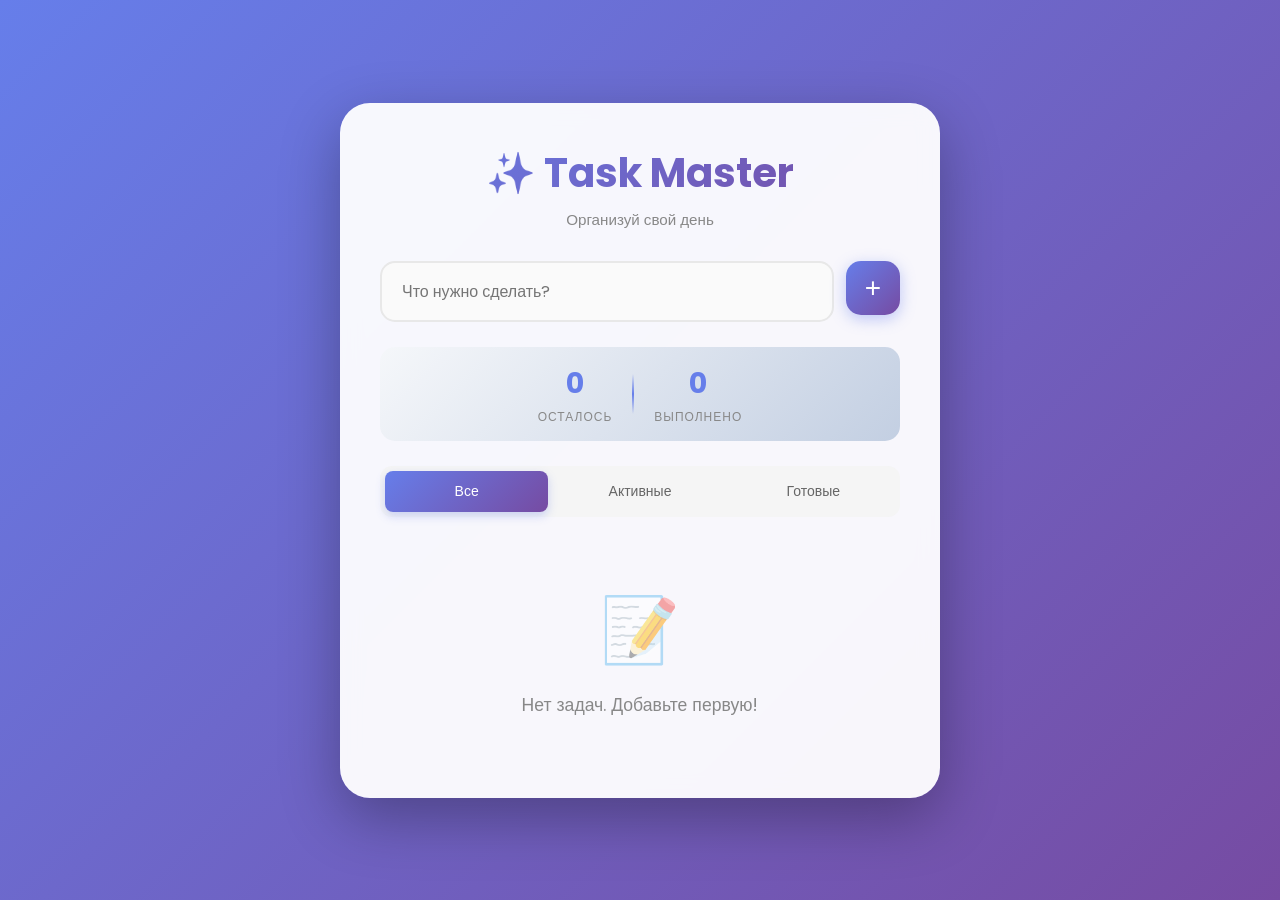
<file: task3/index.html>
<!DOCTYPE html>
<html lang="ru">
<head>
    <meta charset="UTF-8">
    <meta name="viewport" content="width=device-width, initial-scale=1.0">
    <title>Task Master</title>
    <link rel="stylesheet" href="style.css">
    <link href="https://fonts.googleapis.com/css2?family=Poppins:wght@300;400;600;700&display=swap" rel="stylesheet">
</head>
<body>
    <div class="container">
        <div class="header">
            <h1>✨ Task Master</h1>
            <p class="subtitle">Организуй свой день</p>
        </div>
        
        <div class="input-wrapper">
            <input type="text" id="taskInput" placeholder="Что нужно сделать?">
            <button id="addButton">
                <span>+</span>
            </button>
        </div>
        
        <div class="stats">
            <div class="stat-item">
                <span class="stat-number" id="remainingCount">0</span>
                <span class="stat-label">осталось</span>
            </div>
            <div class="stat-divider"></div>
            <div class="stat-item">
                <span class="stat-number" id="completedCount">0</span>
                <span class="stat-label">выполнено</span>
            </div>
        </div>
        
        <div class="filters">
            <button class="filter-btn active" data-filter="all">Все</button>
            <button class="filter-btn" data-filter="active">Активные</button>
            <button class="filter-btn" data-filter="completed">Готовые</button>
        </div>
        
        <ul id="taskList" class="task-list"></ul>
        
        <div class="empty-state" id="emptyState">
            <div class="empty-icon">📝</div>
            <p>Нет задач. Добавьте первую!</p>
        </div>
    </div>
    
    <script src="script.js" defer></script>
</body>
</html>
</file>
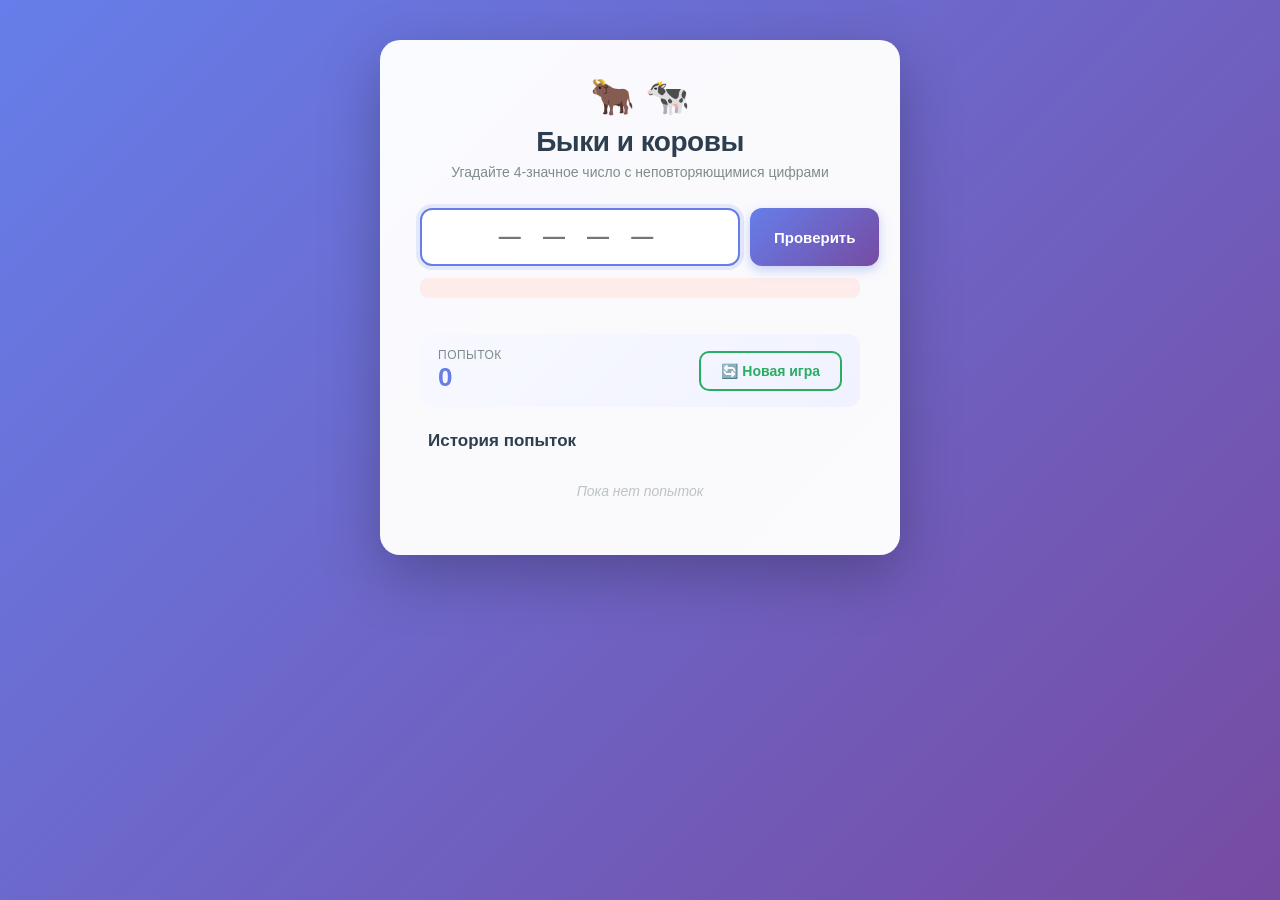
<file: task4/index.html>
<!DOCTYPE html>
<html lang="ru">
<head>
    <meta charset="UTF-8">
    <meta name="viewport" content="width=device-width, initial-scale=1.0">
    <title>Быки и коровы</title>
    <link rel="stylesheet" href="style.css">
</head>
<body>
    <div class="container">
        <div class="header">
            <div class="emoji-row">🐂 🐄</div>
            <h1>Быки и коровы</h1>
            <p class="subtitle">Угадайте 4-значное число с неповторяющимися цифрами</p>
        </div>

        <div class="game-area">
            <input type="text" id="guessInput" maxlength="4" placeholder="— — — —" autocomplete="off">
            <button id="checkBtn">Проверить</button>
        </div>

        <p id="error" class="error"></p>
        <p id="message" class="message"></p>

        <div class="stats">
            <div class="stat-box">
                <span class="stat-label">Попыток</span>
                <span class="stat-value" id="attemptCount">0</span>
            </div>
            <button id="newGameBtn" class="new-game-btn">🔄 Новая игра</button>
        </div>

        <div class="history-section">
            <h2>История попыток</h2>
            <ul id="historyList"></ul>
            <p id="emptyHistory" class="empty-history">Пока нет попыток</p>
        </div>
    </div>

    <script src="script.js"></script>
</body>
</html>
</file>
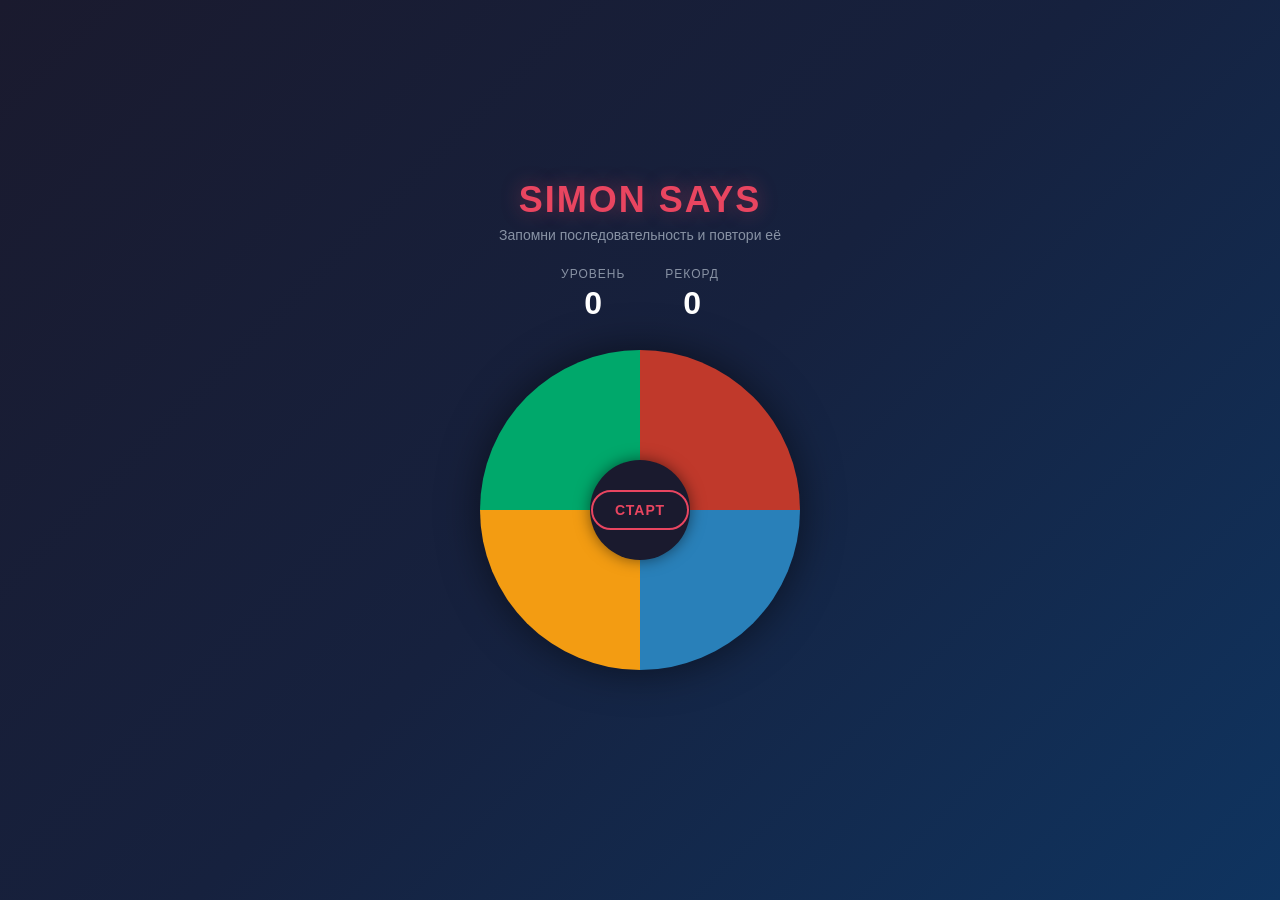
<file: task5/index.html>
<!DOCTYPE html>
<html lang="ru">
<head>
    <meta charset="UTF-8">
    <meta name="viewport" content="width=device-width, initial-scale=1.0">
    <title>Simon Says</title>
    <link rel="stylesheet" href="style.css">
</head>
<body>
    <div class="container">
        <div class="header">
            <h1>Simon Says</h1>
            <p class="subtitle">Запомни последовательность и повтори её</p>
        </div>

        <div class="info-bar">
            <div class="info-item">
                <span class="info-label">Уровень</span>
                <span class="info-value" id="levelDisplay">0</span>
            </div>
            <div class="info-item">
                <span class="info-label">Рекорд</span>
                <span class="info-value" id="bestDisplay">0</span>
            </div>
        </div>

        <div class="board" id="board">
            <div class="btn-sector" data-index="0" id="btn0">
                <div class="sector-inner green"></div>
            </div>
            <div class="btn-sector" data-index="1" id="btn1">
                <div class="sector-inner red"></div>
            </div>
            <div class="btn-sector" data-index="2" id="btn2">
                <div class="sector-inner yellow"></div>
            </div>
            <div class="btn-sector" data-index="3" id="btn3">
                <div class="sector-inner blue"></div>
            </div>
            <div class="center-circle">
                <button id="startBtn">Старт</button>
            </div>
        </div>

        <p id="message" class="message"></p>
    </div>

    <script src="script.js"></script>
</body>
</html>
</file>
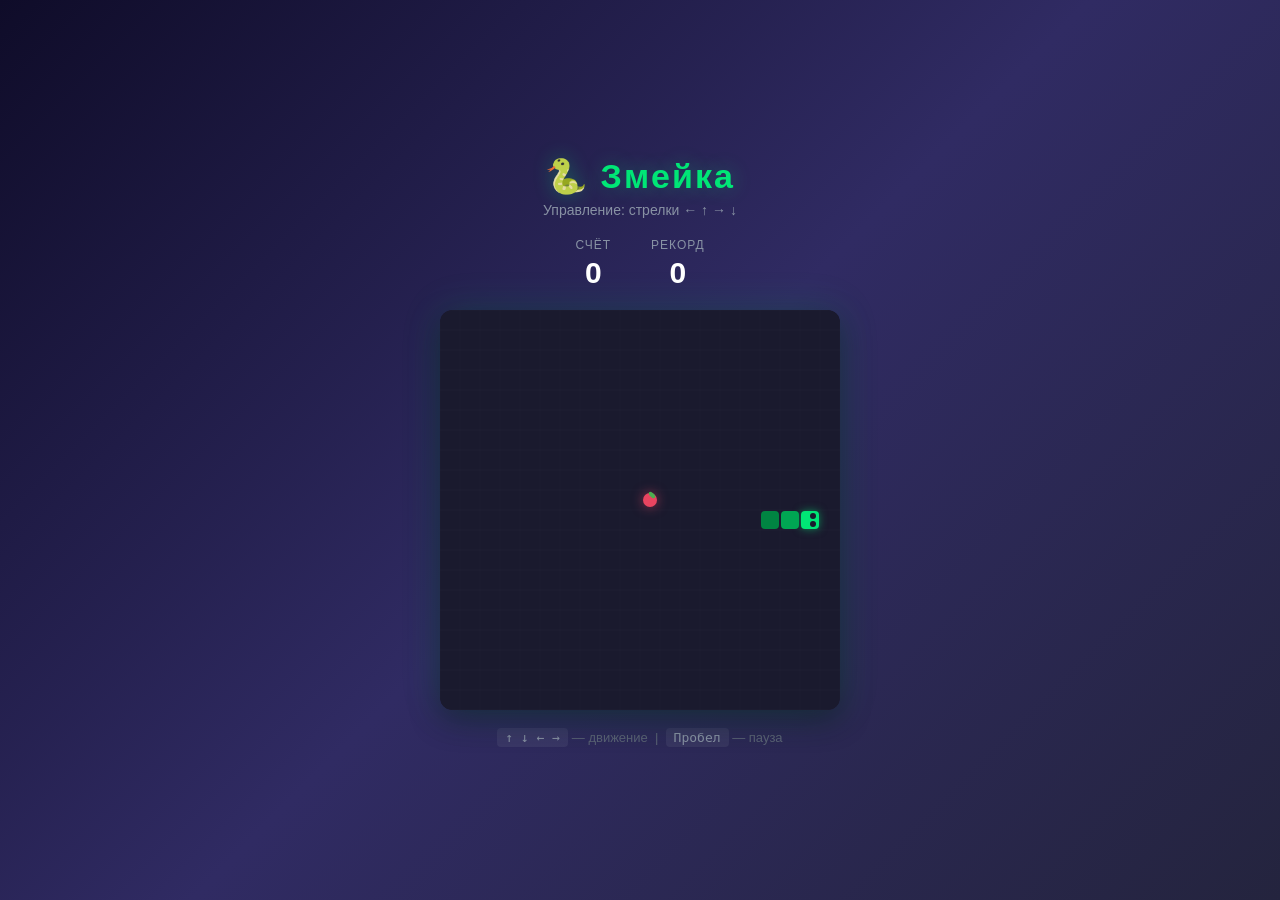
<file: task6/index.html>
<!DOCTYPE html>
<html lang="ru">
<head>
    <meta charset="UTF-8">
    <meta name="viewport" content="width=device-width, initial-scale=1.0">
    <title>Змейка</title>
    <link rel="stylesheet" href="style.css">
</head>
<body>
    <div class="container">
        <div class="header">
            <h1>🐍 Змейка</h1>
            <p class="subtitle">Управление: стрелки ← ↑ → ↓</p>
        </div>

        <div class="info-bar">
            <div class="info-item">
                <span class="info-label">Счёт</span>
                <span class="info-value" id="scoreDisplay">0</span>
            </div>
            <div class="info-item">
                <span class="info-label">Рекорд</span>
                <span class="info-value" id="bestDisplay">0</span>
            </div>
        </div>

        <div class="canvas-wrapper">
            <canvas id="gameCanvas" width="400" height="400"></canvas>
            <div id="overlay" class="overlay hidden">
                <div class="overlay-content">
                    <h2 id="overlayTitle">Игра окончена</h2>
                    <p id="overlayScore">Счёт: 0</p>
                    <button id="restartBtn">Начать заново</button>
                </div>
            </div>
        </div>

        <div class="controls-hint">
            <span>↑ ↓ ← →</span> — движение &nbsp;|&nbsp; <span>Пробел</span> — пауза
        </div>
    </div>

    <script src="script.js"></script>
</body>
</html>
</file>
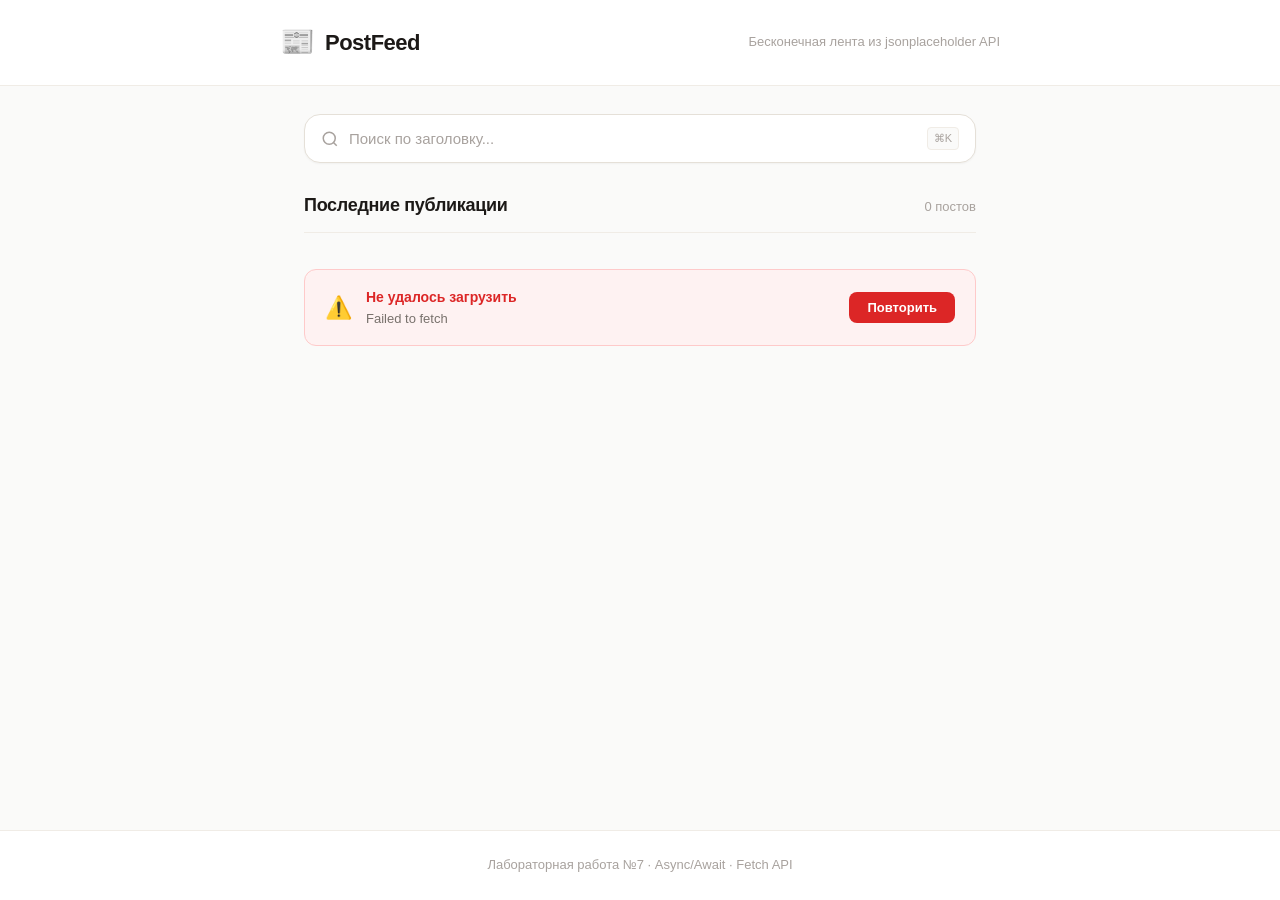
<file: task7/index.html>
<!DOCTYPE html>
<html lang="ru">
<head>
    <meta charset="UTF-8">
    <meta name="viewport" content="width=device-width, initial-scale=1.0">
    <title>Лента постов</title>
    <link rel="stylesheet" href="style.css">
</head>
<body>
    <div class="page">
        <header class="top-header">
            <div class="header-inner">
                <div class="logo">
                    <span class="logo-icon">📰</span>
                    <span class="logo-text">PostFeed</span>
                </div>
                <p class="header-subtitle">Бесконечная лента из jsonplaceholder API</p>
            </div>
        </header>

        <main class="main">
            <div class="search-wrapper">
                <div class="search-box">
                    <svg class="search-icon" viewBox="0 0 24 24" fill="none" stroke="currentColor" stroke-width="2">
                        <circle cx="11" cy="11" r="8"></circle>
                        <path d="m21 21-4.35-4.35"></path>
                    </svg>
                    <input type="text" id="searchInput" placeholder="Поиск по заголовку...">
                    <kbd class="shortcut">⌘K</kbd>
                </div>
            </div>

            <div class="feed-header">
                <h2 class="feed-title">Последние публикации</h2>
                <span class="post-count" id="postCount">0 постов</span>
            </div>

            <div class="posts-container" id="postsContainer"></div>

            <div id="loader" class="loader hidden">
                <div class="spinner"></div>
                <span>Загружаем посты...</span>
            </div>

            <div id="endMessage" class="end-message hidden">
                <div class="end-icon">🎉</div>
                <p>Вы дочитали до конца!</p>
                <span class="end-sub">Больше постов нет</span>
            </div>

            <div id="errorMessage" class="error-message hidden">
                <div class="error-content">
                    <span class="error-icon">⚠️</span>
                    <div class="error-details">
                        <strong>Не удалось загрузить</strong>
                        <span id="errorText">Проверьте подключение к интернету</span>
                    </div>
                    <button id="retryBtn">Повторить</button>
                </div>
            </div>
        </main>

        <footer class="footer">
            <p>Лабораторная работа №7 · Async/Await · Fetch API</p>
        </footer>
    </div>

    <script src="script.js"></script>
</body>
</html>
</file>
<file: task3/style.css>
* {
    margin: 0;
    padding: 0;
    box-sizing: border-box;
}

body {
    font-family: 'Poppins', sans-serif;
    background: linear-gradient(135deg, #667eea 0%, #764ba2 100%);
    min-height: 100vh;
    display: flex;
    align-items: center;
    justify-content: center;
    padding: 20px;
}

.container {
    width: 100%;
    max-width: 600px;
    background: rgba(255, 255, 255, 0.95);
    backdrop-filter: blur(10px);
    border-radius: 30px;
    padding: 40px;
    box-shadow: 0 20px 60px rgba(0, 0, 0, 0.3);
}

.header {
    text-align: center;
    margin-bottom: 30px;
}

.header h1 {
    font-size: 2.5em;
    font-weight: 700;
    background: linear-gradient(135deg, #667eea 0%, #764ba2 100%);
    -webkit-background-clip: text;
    -webkit-text-fill-color: transparent;
    background-clip: text;
    margin-bottom: 5px;
}

.subtitle {
    color: #888;
    font-size: 0.95em;
    font-weight: 300;
}

.input-wrapper {
    display: flex;
    gap: 12px;
    margin-bottom: 25px;
    position: relative;
}

#taskInput {
    flex: 1;
    padding: 16px 20px;
    border: 2px solid #e8e8e8;
    border-radius: 15px;
    font-size: 16px;
    font-family: 'Poppins', sans-serif;
    transition: all 0.3s ease;
    background: #fafafa;
}

#taskInput:focus {
    outline: none;
    border-color: #667eea;
    background: white;
    box-shadow: 0 0 0 4px rgba(102, 126, 234, 0.1);
}

#addButton {
    width: 54px;
    height: 54px;
    border: none;
    border-radius: 15px;
    background: linear-gradient(135deg, #667eea 0%, #764ba2 100%);
    color: white;
    font-size: 28px;
    cursor: pointer;
    transition: all 0.3s ease;
    display: flex;
    align-items: center;
    justify-content: center;
    box-shadow: 0 4px 15px rgba(102, 126, 234, 0.4);
}

#addButton:hover {
    transform: translateY(-2px) rotate(90deg);
    box-shadow: 0 6px 20px rgba(102, 126, 234, 0.6);
}

#addButton:active {
    transform: translateY(0) rotate(90deg);
}

.stats {
    display: flex;
    align-items: center;
    justify-content: center;
    gap: 20px;
    margin-bottom: 25px;
    padding: 15px;
    background: linear-gradient(135deg, #f5f7fa 0%, #c3cfe2 100%);
    border-radius: 15px;
}

.stat-item {
    display: flex;
    flex-direction: column;
    align-items: center;
    gap: 3px;
}

.stat-number {
    font-size: 1.8em;
    font-weight: 700;
    color: #667eea;
}

.stat-label {
    font-size: 0.75em;
    color: #888;
    text-transform: uppercase;
    letter-spacing: 1px;
}

.stat-divider {
    width: 2px;
    height: 40px;
    background: linear-gradient(to bottom, transparent, #667eea, transparent);
}

.filters {
    display: flex;
    gap: 10px;
    margin-bottom: 25px;
    background: #f5f5f5;
    padding: 5px;
    border-radius: 12px;
}

.filter-btn {
    flex: 1;
    padding: 10px 15px;
    border: none;
    background: transparent;
    color: #666;
    border-radius: 8px;
    cursor: pointer;
    font-family: 'Poppins', sans-serif;
    font-weight: 500;
    font-size: 14px;
    transition: all 0.3s ease;
}

.filter-btn:hover {
    background: rgba(102, 126, 234, 0.1);
    color: #667eea;
}

.filter-btn.active {
    background: linear-gradient(135deg, #667eea 0%, #764ba2 100%);
    color: white;
    box-shadow: 0 4px 10px rgba(102, 126, 234, 0.3);
}

.task-list {
    list-style: none;
    max-height: 400px;
    overflow-y: auto;
}

.task-list::-webkit-scrollbar {
    width: 6px;
}

.task-list::-webkit-scrollbar-track {
    background: #f1f1f1;
    border-radius: 10px;
}

.task-list::-webkit-scrollbar-thumb {
    background: #667eea;
    border-radius: 10px;
}

.task-item {
    display: flex;
    align-items: center;
    gap: 12px;
    padding: 18px;
    background: white;
    border-radius: 15px;
    margin-bottom: 12px;
    box-shadow: 0 2px 10px rgba(0, 0, 0, 0.05);
    transition: all 0.3s ease;
    animation: slideIn 0.3s ease;
}

@keyframes slideIn {
    from {
        opacity: 0;
        transform: translateY(-10px);
    }
    to {
        opacity: 1;
        transform: translateY(0);
    }
}

.task-item:hover {
    transform: translateX(5px);
    box-shadow: 0 4px 15px rgba(0, 0, 0, 0.1);
}

.task-item.completed {
    background: #f8f9fa;
    opacity: 0.7;
}

.task-item.completed .task-text {
    text-decoration: line-through;
    color: #999;
}

.task-checkbox {
    width: 22px;
    height: 22px;
    cursor: pointer;
    accent-color: #667eea;
    flex-shrink: 0;
}

.task-text {
    flex: 1;
    font-size: 15px;
    color: #333;
    font-weight: 500;
}

.delete-btn {
    padding: 8px 16px;
    background: linear-gradient(135deg, #ff6b6b 0%, #ee5a6f 100%);
    color: white;
    border: none;
    border-radius: 8px;
    cursor: pointer;
    font-family: 'Poppins', sans-serif;
    font-weight: 500;
    font-size: 13px;
    transition: all 0.3s ease;
    opacity: 0.8;
}

.delete-btn:hover {
    opacity: 1;
    transform: scale(1.05);
    box-shadow: 0 4px 12px rgba(238, 90, 111, 0.4);
}

.empty-state {
    text-align: center;
    padding: 40px 20px;
    display: none;
}

.empty-state.show {
    display: block;
}

.empty-icon {
    font-size: 4em;
    margin-bottom: 15px;
    opacity: 0.5;
}

.empty-state p {
    color: #888;
    font-size: 1.1em;
}

.warning {
    text-align: center;
    padding: 12px;
    background: linear-gradient(135deg, #ff6b6b 0%, #ee5a6f 100%);
    color: white;
    border-radius: 10px;
    margin-bottom: 15px;
    font-weight: 500;
    animation: shake 0.5s ease;
}

@keyframes shake {
    0%, 100% { transform: translateX(0); }
    25% { transform: translateX(-10px); }
    75% { transform: translateX(10px); }
}

@media (max-width: 600px) {
    .container {
        padding: 25px;
    }
    
    .header h1 {
        font-size: 2em;
    }
    
    .stats {
        flex-direction: column;
        gap: 10px;
    }
    
    .stat-divider {
        width: 40px;
        height: 2px;
    }
}
</file>
<file: task4/style.css>
* {
    margin: 0;
    padding: 0;
    box-sizing: border-box;
}

body {
    font-family: 'Segoe UI', Tahoma, Geneva, Verdana, sans-serif;
    background: linear-gradient(135deg, #667eea 0%, #764ba2 100%);
    display: flex;
    justify-content: center;
    align-items: flex-start;
    padding: 40px 20px;
    min-height: 100vh;
}

.container {
    background: rgba(255, 255, 255, 0.97);
    border-radius: 20px;
    padding: 36px 40px;
    max-width: 520px;
    width: 100%;
    box-shadow: 0 20px 60px rgba(0, 0, 0, 0.25);
    animation: slideIn 0.5s ease-out;
}

@keyframes slideIn {
    from {
        opacity: 0;
        transform: translateY(-20px);
    }
    to {
        opacity: 1;
        transform: translateY(0);
    }
}

.header {
    text-align: center;
    margin-bottom: 28px;
}

.emoji-row {
    font-size: 36px;
    margin-bottom: 8px;
    animation: bounce 2s infinite;
}

@keyframes bounce {
    0%, 100% { transform: translateY(0); }
    50% { transform: translateY(-6px); }
}

h1 {
    color: #2c3e50;
    font-size: 28px;
    margin-bottom: 6px;
    letter-spacing: -0.5px;
}

.subtitle {
    color: #7f8c8d;
    font-size: 14px;
}

.game-area {
    display: flex;
    gap: 10px;
    margin-bottom: 12px;
}

#guessInput {
    flex: 1;
    padding: 14px 16px;
    font-size: 22px;
    font-weight: 600;
    border: 2px solid #e0e0e0;
    border-radius: 12px;
    outline: none;
    transition: all 0.25s;
    letter-spacing: 8px;
    text-align: center;
    background: #fafafa;
}

#guessInput:focus {
    border-color: #667eea;
    background: #fff;
    box-shadow: 0 0 0 4px rgba(102, 126, 234, 0.15);
}

#guessInput:disabled {
    background: #f0f0f0;
    cursor: not-allowed;
    opacity: 0.6;
}

#checkBtn {
    padding: 14px 24px;
    font-size: 15px;
    font-weight: 600;
    border: none;
    border-radius: 12px;
    cursor: pointer;
    background: linear-gradient(135deg, #667eea, #764ba2);
    color: #fff;
    transition: all 0.2s;
    box-shadow: 0 4px 12px rgba(102, 126, 234, 0.35);
}

#checkBtn:hover:not(:disabled) {
    transform: translateY(-2px);
    box-shadow: 0 6px 16px rgba(102, 126, 234, 0.45);
}

#checkBtn:active:not(:disabled) {
    transform: translateY(0);
}

#checkBtn:disabled {
    opacity: 0.5;
    cursor: not-allowed;
}

.error {
    color: #e74c3c;
    font-size: 14px;
    min-height: 20px;
    padding: 6px 12px;
    background: #fdecea;
    border-radius: 8px;
    margin-bottom: 8px;
    animation: shake 0.4s;
}

@keyframes shake {
    0%, 100% { transform: translateX(0); }
    25% { transform: translateX(-6px); }
    75% { transform: translateX(6px); }
}

.message {
    color: #27ae60;
    font-size: 18px;
    font-weight: 700;
    min-height: 28px;
    text-align: center;
    padding: 8px;
}

.message.win {
    animation: celebrate 0.6s ease-out;
    color: #e67e22;
}

@keyframes celebrate {
    0% { transform: scale(0.8); opacity: 0; }
    50% { transform: scale(1.1); }
    100% { transform: scale(1); opacity: 1; }
}

.stats {
    display: flex;
    align-items: center;
    justify-content: space-between;
    margin-bottom: 24px;
    padding: 14px 18px;
    background: linear-gradient(135deg, #f8f9ff, #f0f2ff);
    border-radius: 12px;
}

.stat-box {
    display: flex;
    flex-direction: column;
}

.stat-label {
    font-size: 12px;
    color: #7f8c8d;
    text-transform: uppercase;
    letter-spacing: 0.5px;
}

.stat-value {
    font-size: 26px;
    font-weight: 700;
    color: #667eea;
}

.new-game-btn {
    padding: 10px 20px;
    font-size: 14px;
    font-weight: 600;
    border: 2px solid #27ae60;
    border-radius: 10px;
    cursor: pointer;
    background: transparent;
    color: #27ae60;
    transition: all 0.2s;
}

.new-game-btn:hover {
    background: #27ae60;
    color: #fff;
    transform: translateY(-1px);
}

.history-section h2 {
    color: #2c3e50;
    font-size: 17px;
    margin-bottom: 12px;
    display: flex;
    align-items: center;
    gap: 8px;
}

.history-section h2::before {
    content: '';
}

#historyList {
    list-style: none;
    max-height: 280px;
    overflow-y: auto;
    padding-right: 4px;
}

#historyList::-webkit-scrollbar {
    width: 6px;
}

#historyList::-webkit-scrollbar-thumb {
    background: #c0c0c0;
    border-radius: 3px;
}

#historyList li {
    padding: 10px 14px;
    background: #f8f9fa;
    border-radius: 10px;
    margin-bottom: 8px;
    font-family: 'Courier New', monospace;
    font-size: 15px;
    border-left: 4px solid #667eea;
    animation: fadeIn 0.3s ease-out;
    display: flex;
    justify-content: space-between;
    align-items: center;
}

@keyframes fadeIn {
    from {
        opacity: 0;
        transform: translateX(-10px);
    }
    to {
        opacity: 1;
        transform: translateX(0);
    }
}

.guess-value {
    font-weight: 700;
    color: #2c3e50;
    font-size: 16px;
}

.result-badges {
    display: flex;
    gap: 6px;
}

.badge {
    padding: 3px 10px;
    border-radius: 20px;
    font-size: 12px;
    font-weight: 600;
    font-family: 'Segoe UI', sans-serif;
}

.badge-bulls {
    background: #e8f5e9;
    color: #2e7d32;
}

.badge-cows {
    background: #fff3e0;
    color: #e65100;
}

.empty-history {
    text-align: center;
    color: #bdc3c7;
    font-size: 14px;
    padding: 20px;
    font-style: italic;
}
</file>
<file: task5/style.css>
* {
    margin: 0;
    padding: 0;
    box-sizing: border-box;
}

body {
    font-family: 'Segoe UI', Tahoma, Geneva, Verdana, sans-serif;
    background: linear-gradient(135deg, #1a1a2e 0%, #16213e 50%, #0f3460 100%);
    display: flex;
    justify-content: center;
    align-items: center;
    min-height: 100vh;
    padding: 20px;
}

.container {
    text-align: center;
    max-width: 480px;
    width: 100%;
}

.header {
    margin-bottom: 24px;
}

h1 {
    color: #e94560;
    font-size: 36px;
    letter-spacing: 2px;
    text-transform: uppercase;
    margin-bottom: 6px;
    text-shadow: 0 0 20px rgba(233, 69, 96, 0.4);
}

.subtitle {
    color: #8892a4;
    font-size: 14px;
}

.info-bar {
    display: flex;
    justify-content: center;
    gap: 40px;
    margin-bottom: 28px;
}

.info-item {
    display: flex;
    flex-direction: column;
    align-items: center;
}

.info-label {
    color: #8892a4;
    font-size: 12px;
    text-transform: uppercase;
    letter-spacing: 1px;
    margin-bottom: 4px;
}

.info-value {
    color: #fff;
    font-size: 32px;
    font-weight: 700;
}

.board {
    position: relative;
    width: 320px;
    height: 320px;
    margin: 0 auto 24px;
    border-radius: 50%;
    overflow: hidden;
    box-shadow: 0 0 40px rgba(0, 0, 0, 0.5), inset 0 0 20px rgba(0, 0, 0, 0.3);
}

.btn-sector {
    position: absolute;
    width: 50%;
    height: 50%;
    cursor: pointer;
    transition: filter 0.15s, transform 0.1s;
    overflow: hidden;
}

.btn-sector:active:not(.disabled) {
    transform: scale(0.97);
}

.btn-sector.disabled {
    cursor: not-allowed;
    pointer-events: none;
}

.btn-sector:nth-child(1) { top: 0; left: 0; }
.btn-sector:nth-child(2) { top: 0; right: 0; }
.btn-sector:nth-child(3) { bottom: 0; left: 0; }
.btn-sector:nth-child(4) { bottom: 0; right: 0; }

.sector-inner {
    width: 100%;
    height: 100%;
    transition: filter 0.15s, box-shadow 0.15s;
}

.green {
    background: #00a86b;
}

.red {
    background: #c0392b;
}

.yellow {
    background: #f39c12;
}

.blue {
    background: #2980b9;
}

.btn-sector.active .green {
    filter: brightness(2.2);
    box-shadow: inset 0 0 30px rgba(255, 255, 255, 0.3);
}

.btn-sector.active .red {
    filter: brightness(2.2);
    box-shadow: inset 0 0 30px rgba(255, 255, 255, 0.3);
}

.btn-sector.active .yellow {
    filter: brightness(2.2);
    box-shadow: inset 0 0 30px rgba(255, 255, 255, 0.3);
}

.btn-sector.active .blue {
    filter: brightness(2.2);
    box-shadow: inset 0 0 30px rgba(255, 255, 255, 0.3);
}

.btn-sector.wrong {
    animation: wrongFlash 0.5s;
}

@keyframes wrongFlash {
    0%, 100% { filter: none; }
    25% { filter: brightness(3) saturate(0); }
    50% { filter: brightness(0.3); }
    75% { filter: brightness(3) saturate(0); }
}

.center-circle {
    position: absolute;
    top: 50%;
    left: 50%;
    transform: translate(-50%, -50%);
    width: 100px;
    height: 100px;
    background: #1a1a2e;
    border-radius: 50%;
    display: flex;
    align-items: center;
    justify-content: center;
    box-shadow: 0 0 15px rgba(0, 0, 0, 0.5);
    z-index: 10;
}

#startBtn {
    padding: 10px 22px;
    font-size: 14px;
    font-weight: 700;
    text-transform: uppercase;
    letter-spacing: 1px;
    border: 2px solid #e94560;
    border-radius: 25px;
    background: transparent;
    color: #e94560;
    cursor: pointer;
    transition: all 0.2s;
}

#startBtn:hover {
    background: #e94560;
    color: #fff;
    box-shadow: 0 0 15px rgba(233, 69, 96, 0.4);
}

#startBtn:disabled {
    opacity: 0.4;
    cursor: not-allowed;
}

.message {
    color: #e94560;
    font-size: 18px;
    font-weight: 600;
    min-height: 28px;
    animation: fadeIn 0.4s;
}

@keyframes fadeIn {
    from { opacity: 0; transform: translateY(-8px); }
    to { opacity: 1; transform: translateY(0); }
}
</file>
<file: task6/style.css>
* {
    margin: 0;
    padding: 0;
    box-sizing: border-box;
}

body {
    font-family: 'Segoe UI', Tahoma, Geneva, Verdana, sans-serif;
    background: linear-gradient(135deg, #0f0c29 0%, #302b63 50%, #24243e 100%);
    display: flex;
    justify-content: center;
    align-items: center;
    min-height: 100vh;
    padding: 20px;
}

.container {
    text-align: center;
    max-width: 460px;
    width: 100%;
}

.header {
    margin-bottom: 20px;
}

h1 {
    color: #00e676;
    font-size: 34px;
    letter-spacing: 2px;
    text-shadow: 0 0 20px rgba(0, 230, 118, 0.3);
    margin-bottom: 6px;
}

.subtitle {
    color: #8892a4;
    font-size: 14px;
}

.info-bar {
    display: flex;
    justify-content: center;
    gap: 40px;
    margin-bottom: 20px;
}

.info-item {
    display: flex;
    flex-direction: column;
    align-items: center;
}

.info-label {
    color: #8892a4;
    font-size: 12px;
    text-transform: uppercase;
    letter-spacing: 1px;
    margin-bottom: 4px;
}

.info-value {
    color: #fff;
    font-size: 30px;
    font-weight: 700;
}

.canvas-wrapper {
    position: relative;
    display: inline-block;
    border-radius: 12px;
    overflow: hidden;
    box-shadow: 0 0 40px rgba(0, 230, 118, 0.15), 0 10px 30px rgba(0, 0, 0, 0.4);
}

#gameCanvas {
    display: block;
    background: #1a1a2e;
    border-radius: 12px;
}

.overlay {
    position: absolute;
    top: 0;
    left: 0;
    width: 100%;
    height: 100%;
    background: rgba(10, 10, 30, 0.88);
    display: flex;
    align-items: center;
    justify-content: center;
    border-radius: 12px;
    z-index: 10;
    backdrop-filter: blur(4px);
}

.overlay.hidden {
    display: none;
}

.overlay-content {
    text-align: center;
    animation: popIn 0.4s ease-out;
}

@keyframes popIn {
    from {
        opacity: 0;
        transform: scale(0.8);
    }
    to {
        opacity: 1;
        transform: scale(1);
    }
}

.overlay-content h2 {
    color: #e94560;
    font-size: 26px;
    margin-bottom: 10px;
}

.overlay-content p {
    color: #ccc;
    font-size: 18px;
    margin-bottom: 20px;
}

#restartBtn {
    padding: 12px 28px;
    font-size: 15px;
    font-weight: 700;
    text-transform: uppercase;
    letter-spacing: 1px;
    border: 2px solid #00e676;
    border-radius: 25px;
    background: transparent;
    color: #00e676;
    cursor: pointer;
    transition: all 0.2s;
}

#restartBtn:hover {
    background: #00e676;
    color: #1a1a2e;
    box-shadow: 0 0 20px rgba(0, 230, 118, 0.4);
}

.controls-hint {
    margin-top: 16px;
    color: #5a6275;
    font-size: 13px;
}

.controls-hint span {
    color: #8892a4;
    background: rgba(255, 255, 255, 0.06);
    padding: 2px 8px;
    border-radius: 4px;
    font-family: monospace;
    font-size: 13px;
}
</file>
<file: task7/style.css>
* {
    margin: 0;
    padding: 0;
    box-sizing: border-box;
}

:root {
    --bg: #fafaf9;
    --surface: #ffffff;
    --surface-hover: #fefcfb;
    --border: #f0ece6;
    --border-strong: #e5e0d8;
    --text: #1c1917;
    --text-secondary: #78716c;
    --text-muted: #a8a29e;
    --accent: #ea580c;
    --accent-light: #fff7ed;
    --accent-hover: #c2410c;
    --success: #16a34a;
    --error: #dc2626;
    --error-bg: #fef2f2;
    --shadow-sm: 0 1px 2px rgba(0, 0, 0, 0.04);
    --shadow-md: 0 4px 12px rgba(0, 0, 0, 0.06);
    --shadow-lg: 0 10px 30px rgba(0, 0, 0, 0.08);
    --radius: 12px;
    --radius-lg: 16px;
}

body {
    font-family: -apple-system, BlinkMacSystemFont, 'Segoe UI', 'Inter', Roboto, sans-serif;
    background: var(--bg);
    color: var(--text);
    line-height: 1.6;
    -webkit-font-smoothing: antialiased;
}

.page {
    min-height: 100vh;
    display: flex;
    flex-direction: column;
}

.top-header {
    background: var(--surface);
    border-bottom: 1px solid var(--border);
    padding: 20px 24px;
    position: sticky;
    top: 0;
    z-index: 100;
    backdrop-filter: blur(10px);
}

.header-inner {
    max-width: 720px;
    margin: 0 auto;
    display: flex;
    align-items: center;
    justify-content: space-between;
    flex-wrap: wrap;
    gap: 8px;
}

.logo {
    display: flex;
    align-items: center;
    gap: 10px;
}

.logo-icon {
    font-size: 28px;
}

.logo-text {
    font-size: 22px;
    font-weight: 700;
    letter-spacing: -0.5px;
    color: var(--text);
}

.header-subtitle {
    color: var(--text-muted);
    font-size: 13px;
}

.main {
    flex: 1;
    max-width: 720px;
    width: 100%;
    margin: 0 auto;
    padding: 28px 24px 60px;
}

.search-wrapper {
    margin-bottom: 28px;
}

.search-box {
    position: relative;
    display: flex;
    align-items: center;
    background: var(--surface);
    border: 1px solid var(--border-strong);
    border-radius: var(--radius-lg);
    padding: 12px 16px;
    transition: all 0.2s;
    box-shadow: var(--shadow-sm);
}

.search-box:focus-within {
    border-color: var(--accent);
    box-shadow: 0 0 0 3px rgba(234, 88, 12, 0.12), var(--shadow-md);
}

.search-icon {
    width: 18px;
    height: 18px;
    color: var(--text-muted);
    flex-shrink: 0;
    margin-right: 10px;
}

#searchInput {
    flex: 1;
    border: none;
    outline: none;
    font-size: 15px;
    background: transparent;
    color: var(--text);
    font-family: inherit;
}

#searchInput::placeholder {
    color: var(--text-muted);
}

.shortcut {
    font-size: 11px;
    color: var(--text-muted);
    background: var(--bg);
    border: 1px solid var(--border);
    padding: 2px 6px;
    border-radius: 4px;
    font-family: inherit;
    margin-left: 8px;
}

.feed-header {
    display: flex;
    align-items: baseline;
    justify-content: space-between;
    margin-bottom: 20px;
    padding-bottom: 12px;
    border-bottom: 1px solid var(--border);
}

.feed-title {
    font-size: 18px;
    font-weight: 600;
    color: var(--text);
    letter-spacing: -0.3px;
}

.post-count {
    font-size: 13px;
    color: var(--text-muted);
    font-weight: 500;
}

.posts-container {
    display: flex;
    flex-direction: column;
    gap: 14px;
}

.post-card {
    background: var(--surface);
    border: 1px solid var(--border);
    border-radius: var(--radius-lg);
    padding: 22px 24px;
    transition: all 0.2s ease;
    animation: slideUp 0.4s ease-out;
    cursor: default;
}

@keyframes slideUp {
    from {
        opacity: 0;
        transform: translateY(16px);
    }
    to {
        opacity: 1;
        transform: translateY(0);
    }
}

.post-card:hover {
    border-color: var(--border-strong);
    box-shadow: var(--shadow-md);
    transform: translateY(-1px);
}

.post-header {
    display: flex;
    align-items: center;
    gap: 10px;
    margin-bottom: 10px;
    flex-wrap: wrap;
}

.post-id {
    background: var(--accent-light);
    color: var(--accent);
    font-size: 12px;
    font-weight: 600;
    padding: 3px 10px;
    border-radius: 20px;
    letter-spacing: 0.3px;
}

.post-author {
    font-size: 13px;
    color: var(--text-secondary);
}

.post-author strong {
    color: var(--text);
    font-weight: 600;
}

.post-title {
    color: var(--text);
    font-size: 17px;
    font-weight: 600;
    margin-bottom: 10px;
    line-height: 1.4;
    letter-spacing: -0.2px;
}

.post-body {
    color: var(--text-secondary);
    font-size: 14px;
    line-height: 1.65;
}

.loader {
    display: flex;
    align-items: center;
    justify-content: center;
    gap: 12px;
    padding: 32px 24px;
    color: var(--text-secondary);
    font-size: 14px;
    font-weight: 500;
}

.loader.hidden {
    display: none;
}

.spinner {
    width: 22px;
    height: 22px;
    border: 2.5px solid var(--border);
    border-top-color: var(--accent);
    border-radius: 50%;
    animation: spin 0.8s linear infinite;
}

@keyframes spin {
    to { transform: rotate(360deg); }
}

.end-message {
    text-align: center;
    padding: 48px 24px;
    animation: fadeIn 0.5s ease-out;
}

.end-message.hidden {
    display: none;
}

@keyframes fadeIn {
    from { opacity: 0; }
    to { opacity: 1; }
}

.end-icon {
    font-size: 48px;
    margin-bottom: 12px;
}

.end-message p {
    font-size: 18px;
    font-weight: 600;
    color: var(--text);
    margin-bottom: 4px;
}

.end-sub {
    font-size: 14px;
    color: var(--text-muted);
}

.error-message {
    margin-top: 16px;
    animation: slideUp 0.3s ease-out;
}

.error-message.hidden {
    display: none;
}

.error-content {
    display: flex;
    align-items: center;
    gap: 14px;
    padding: 16px 20px;
    background: var(--error-bg);
    border: 1px solid #fecaca;
    border-radius: var(--radius);
    flex-wrap: wrap;
}

.error-icon {
    font-size: 22px;
    flex-shrink: 0;
}

.error-details {
    flex: 1;
    display: flex;
    flex-direction: column;
    min-width: 150px;
}

.error-details strong {
    color: var(--error);
    font-size: 14px;
    font-weight: 600;
}

#errorText {
    color: var(--text-secondary);
    font-size: 13px;
}

#retryBtn {
    padding: 8px 18px;
    font-size: 13px;
    font-weight: 600;
    border: none;
    border-radius: 8px;
    background: var(--error);
    color: #fff;
    cursor: pointer;
    transition: all 0.2s;
    font-family: inherit;
}

#retryBtn:hover {
    background: #b91c1c;
    transform: translateY(-1px);
}

.footer {
    text-align: center;
    padding: 24px;
    color: var(--text-muted);
    font-size: 13px;
    border-top: 1px solid var(--border);
    background: var(--surface);
}

@media (max-width: 600px) {
    .header-inner {
        flex-direction: column;
        align-items: flex-start;
    }

    .main {
        padding: 20px 16px 40px;
    }

    .post-card {
        padding: 18px 18px;
    }

    .shortcut {
        display: none;
    }
}
</file>
